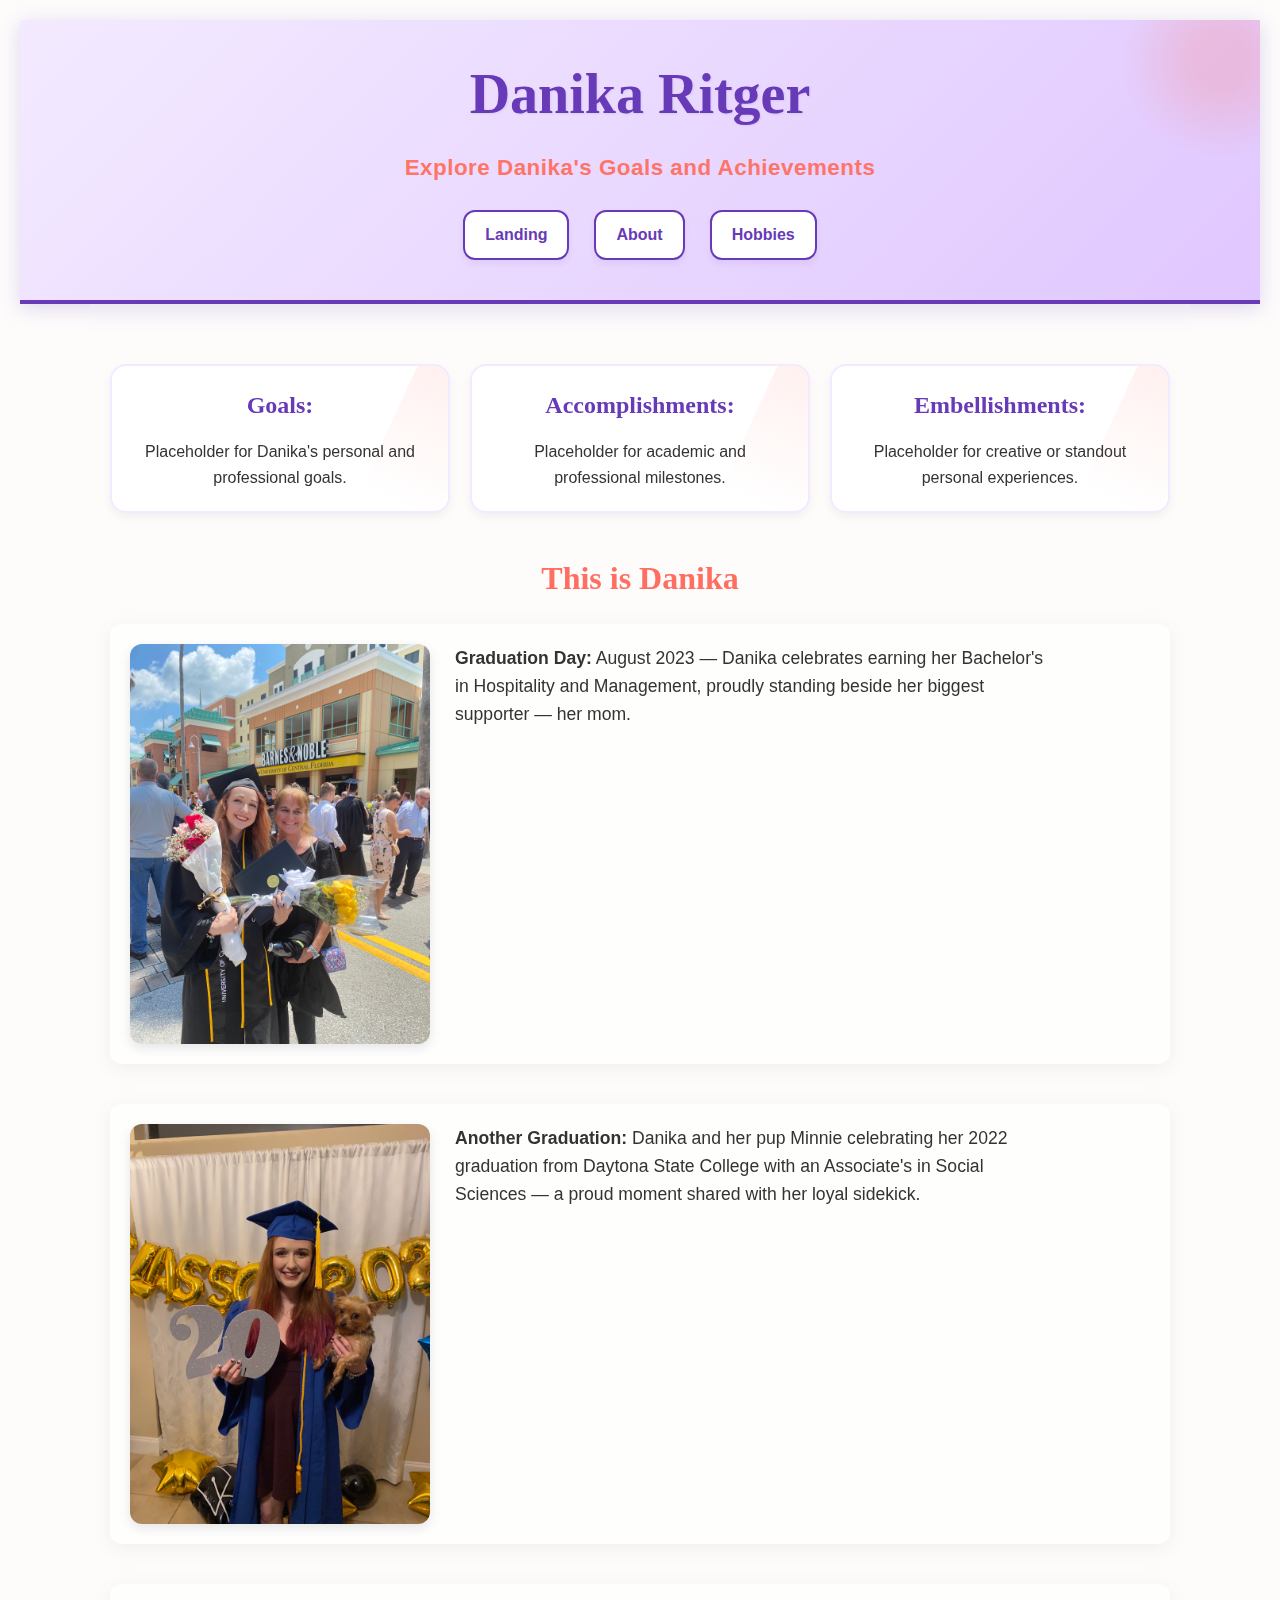
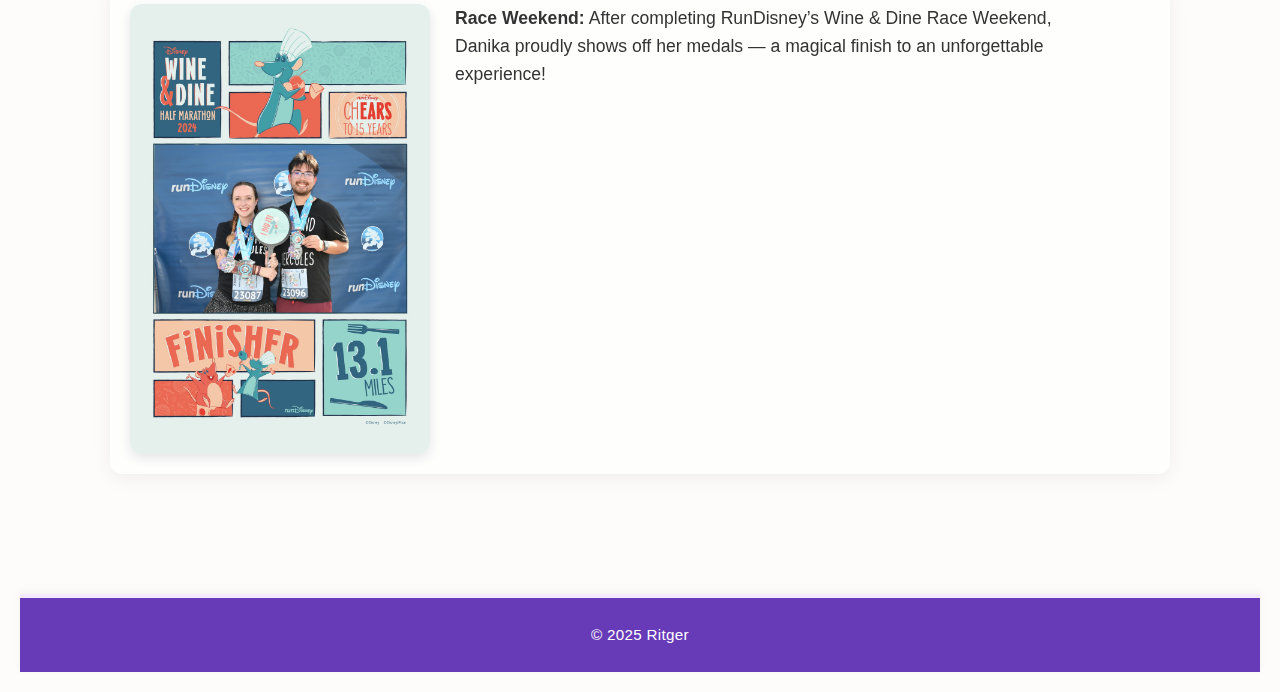
<file: index.html>
<!DOCTYPE html>
<html lang="en">
<head>
  <meta charset="UTF-8" />
  <meta name="viewport" content="width=device-width, initial-scale=1.0" />
  <title>Danika Ritger - Landing Page</title>
  <link rel="stylesheet" href="style.css" />
</head>
<body>
  <header>
    <div class="header-content">
      <h1>Danika Ritger</h1>
      <h2>Explore Danika's Goals and Achievements</h2>
      <nav>
        <a href="index.html">Landing</a>
        <a href="about.html">About</a>
        <a href="hobbies.html">Hobbies</a>
      </nav>
    </div>
  </header>

  <div id="container">
    <!-- Section Grid for Goals, Accomplishments, Embellishments -->
    <div class="hobby-grid">
      <div class="hobby-box">
        <h3>Goals:</h3>
        <p>Placeholder for Danika's personal and professional goals.</p>
      </div>
      <div class="hobby-box">
        <h3>Accomplishments:</h3>
        <p>Placeholder for academic and professional milestones.</p>
      </div>
      <div class="hobby-box">
        <h3>Embellishments:</h3>
        <p>Placeholder for creative or standout personal experiences.</p>
      </div>
    </div>

    <section>
      <h2>This is Danika</h2>

      <div class="image-block">
        <img src="pic/IMG_1160.jpg" alt="Danika on graduation day with her mom" width="300" />
        <p><strong>Graduation Day:</strong> August 2023 — Danika celebrates earning her Bachelor's in Hospitality and Management, proudly standing beside her biggest supporter — her mom.</p>
      </div>

      <div class="image-block">
        <img src="pic/IMG_9001.jpg" alt="Danika and her dog Minnie at graduation" width="300" />
        <p><strong>Another Graduation:</strong> Danika and her pup Minnie celebrating her 2022 graduation from Daytona State College with an Associate's in Social Sciences — a proud moment shared with her loyal sidekick.</p>
      </div>

      <div class="image-block">
        <img src="pic/IMG_3643.HEIC.jpg" alt="Danika showing off RunDisney medals" width="300" />
        <p><strong>Race Weekend:</strong> After completing RunDisney’s Wine & Dine Race Weekend, Danika proudly shows off her medals — a magical finish to an unforgettable experience!</p>
      </div>
    </section>
  </div>

  <footer>
    <p>&copy; 2025 Ritger</p>
  </footer>
</body>
</html>
</file>
<file: style.css>
/* === CSS Variables for Theming === */
:root {
  --primary-color: #673AB7;
  --accent-color: #FF6F61;
  --light-bg: #FDFCFB;
  --soft-purple: #f3eaff;
  --shadow-purple: rgba(103, 58, 183, 0.2);
  --glass-bg: rgba(255, 255, 255, 0.6);
  --border-radius: 12px;
}

/* === Reset & Base === */
* {
  margin: 0;
  padding: 0;
  box-sizing: border-box;
}

body {
  font-family: 'Lato', sans-serif;
  background: var(--light-bg);
  color: #333;
  line-height: 1.6;
  padding: 20px;
  overflow-x: hidden;
}

/* === Header === */
header {
  background: linear-gradient(135deg, var(--soft-purple), #e0c7ff);
  padding: 30px 20px 40px;
  box-shadow: 0 4px 20px var(--shadow-purple);
  border-bottom: 4px solid var(--primary-color);
  position: relative;
  overflow: hidden;
}

header::before {
  content: '';
  position: absolute;
  top: -60px;
  right: -60px;
  width: 200px;
  height: 200px;
  background: radial-gradient(circle, var(--accent-color) 20%, transparent 70%);
  opacity: 0.2;
  transform: rotate(45deg);
}

.header-content {
  max-width: 1100px;
  margin: auto;
  text-align: center;
}

header h1 {
  font-family: 'Playfair Display', serif;
  color: var(--primary-color);
  font-size: clamp(2.5rem, 5vw, 3.5rem);
  margin-bottom: 10px;
  text-shadow: 1px 1px 2px rgba(103, 58, 183, 0.1);
}

header h2 {
  font-family: 'Lato', sans-serif;
  color: var(--accent-color);
  font-size: 1.4rem;
  margin-bottom: 25px;
  opacity: 0.95;
  letter-spacing: 0.5px;
}

header nav {
  display: flex;
  justify-content: center;
  gap: 25px;
  flex-wrap: wrap;
  animation: fadeIn 0.6s ease forwards;
}

header nav a {
  text-decoration: none;
  color: var(--primary-color);
  padding: 10px 20px;
  border: 2px solid var(--primary-color);
  border-radius: var(--border-radius);
  font-weight: bold;
  background-color: white;
  position: relative;
  transition: all 0.3s ease;
  box-shadow: 0 4px 6px rgba(103, 58, 183, 0.08);
}

header nav a::after {
  content: '';
  position: absolute;
  width: 0%;
  height: 3px;
  bottom: -6px;
  left: 50%;
  transform: translateX(-50%);
  background-color: var(--accent-color);
  transition: width 0.3s ease;
}

header nav a:hover {
  background-color: var(--primary-color);
  color: white;
  transform: translateY(-3px);
}

header nav a:hover::after {
  width: 80%;
}

/* === Active Page Highlight === */
header nav a.active {
  background-color: var(--primary-color);
  color: white;
  pointer-events: none;
  cursor: default;
  box-shadow: 0 0 10px rgba(103, 58, 183, 0.3);
}

header nav a.active::after {
  width: 100%;
  background-color: var(--accent-color);
}

/* === Container === */
#container {
  max-width: 1100px;
  margin: auto;
  padding: 20px;
  backdrop-filter: blur(6px);
}

/* === Headings === */
h1, h2, h3 {
  font-family: 'Playfair Display', serif;
  color: var(--primary-color);
  text-align: center;
  margin-bottom: 20px;
}

h1 {
  font-size: 2.5rem;
}

h2 {
  font-size: 2rem;
  color: var(--accent-color);
}

h3 {
  font-size: 1.5rem;
  margin-bottom: 15px;
}

/* === Lists === */
ul {
  margin-top: 20px;
  padding-left: 25px;
  list-style-type: circle;
}

ul li {
  margin-bottom: 12px;
  font-size: 1rem;
  line-height: 1.7;
}

/* === Image Blocks === */
.image-block {
  display: flex;
  align-items: flex-start;
  gap: 25px;
  margin-bottom: 40px;
  background-color: var(--glass-bg);
  padding: 20px;
  border-radius: var(--border-radius);
  box-shadow: 0 4px 20px rgba(0, 0, 0, 0.06);
  animation: fadeIn 0.6s ease both;
  flex-wrap: wrap;
  backdrop-filter: blur(8px);
}

.image-block img {
  width: 300px;
  height: auto;
  border-radius: var(--border-radius);
  box-shadow: 0 4px 12px rgba(0,0,0,0.1);
  transition: transform 0.3s ease;
}

.image-block img:hover {
  transform: scale(1.04);
}

.image-block p {
  max-width: 600px;
  font-size: 1.1rem;
  color: #333;
}

/* === Hobby Section === */
.hobby-grid {
  display: flex;
  flex-wrap: wrap;
  justify-content: space-between;
  gap: 20px;
  margin: 40px 0;
}

.hobby-box {
  flex: 1 1 30%;
  background: white;
  border: 2px solid var(--soft-purple);
  border-radius: 16px;
  padding: 20px;
  text-align: center;
  box-shadow: 0 4px 10px rgba(0, 0, 0, 0.05);
  transition: 0.3s;
  position: relative;
  overflow: hidden;
}

.hobby-box::after {
  content: '';
  position: absolute;
  top: 0;
  right: -20px;
  width: 80px;
  height: 100%;
  background: linear-gradient(to bottom, var(--accent-color), transparent);
  opacity: 0.1;
  transform: rotate(25deg);
}

.hobby-box:hover {
  transform: translateY(-6px);
  box-shadow: 0 8px 25px rgba(0, 0, 0, 0.1);
}

/* === Buttons === */
.button {
  display: inline-block;
  background: #F4C542;
  color: white;
  padding: 12px 24px;
  border-radius: var(--border-radius);
  text-decoration: none;
  font-weight: bold;
  transition: 0.3s;
  letter-spacing: 0.5px;
}

.button:hover {
  background: #E5B900;
  box-shadow: 0 4px 10px rgba(0,0,0,0.2);
}

/* === Footer === */
footer {
  background-color: var(--primary-color);
  color: white;
  text-align: center;
  padding: 25px 0;
  font-size: 0.95rem;
  border-top: 4px solid var(--soft-purple);
  box-shadow: 0 -2px 8px rgba(0, 0, 0, 0.05);
  margin-top: 60px;
}

footer p {
  margin: 0;
  font-weight: 400;
  letter-spacing: 0.3px;
}

.footer-content {
  max-width: 1100px;
  margin: auto;
}

/* === Animations === */
@keyframes fadeIn {
  from {
    opacity: 0;
    transform: translateY(15px);
  }
  to {
    opacity: 1;
    transform: translateY(0);
  }
}

/* === Responsive === */
@media (max-width: 768px) {
  h1 { font-size: 2rem; }
  h2 { font-size: 1.5rem; }

  header nav {
    flex-direction: column;
    gap: 12px;
  }

  .image-block {
    flex-direction: column;
    align-items: center;
    text-align: center;
  }

  .image-block img {
    width: 90%;
  }

  .image-block p {
    max-width: 90%;
    margin-top: 10px;
  }

  .hobby-box {
    flex: 1 1 100%;
  }
}
</file>
